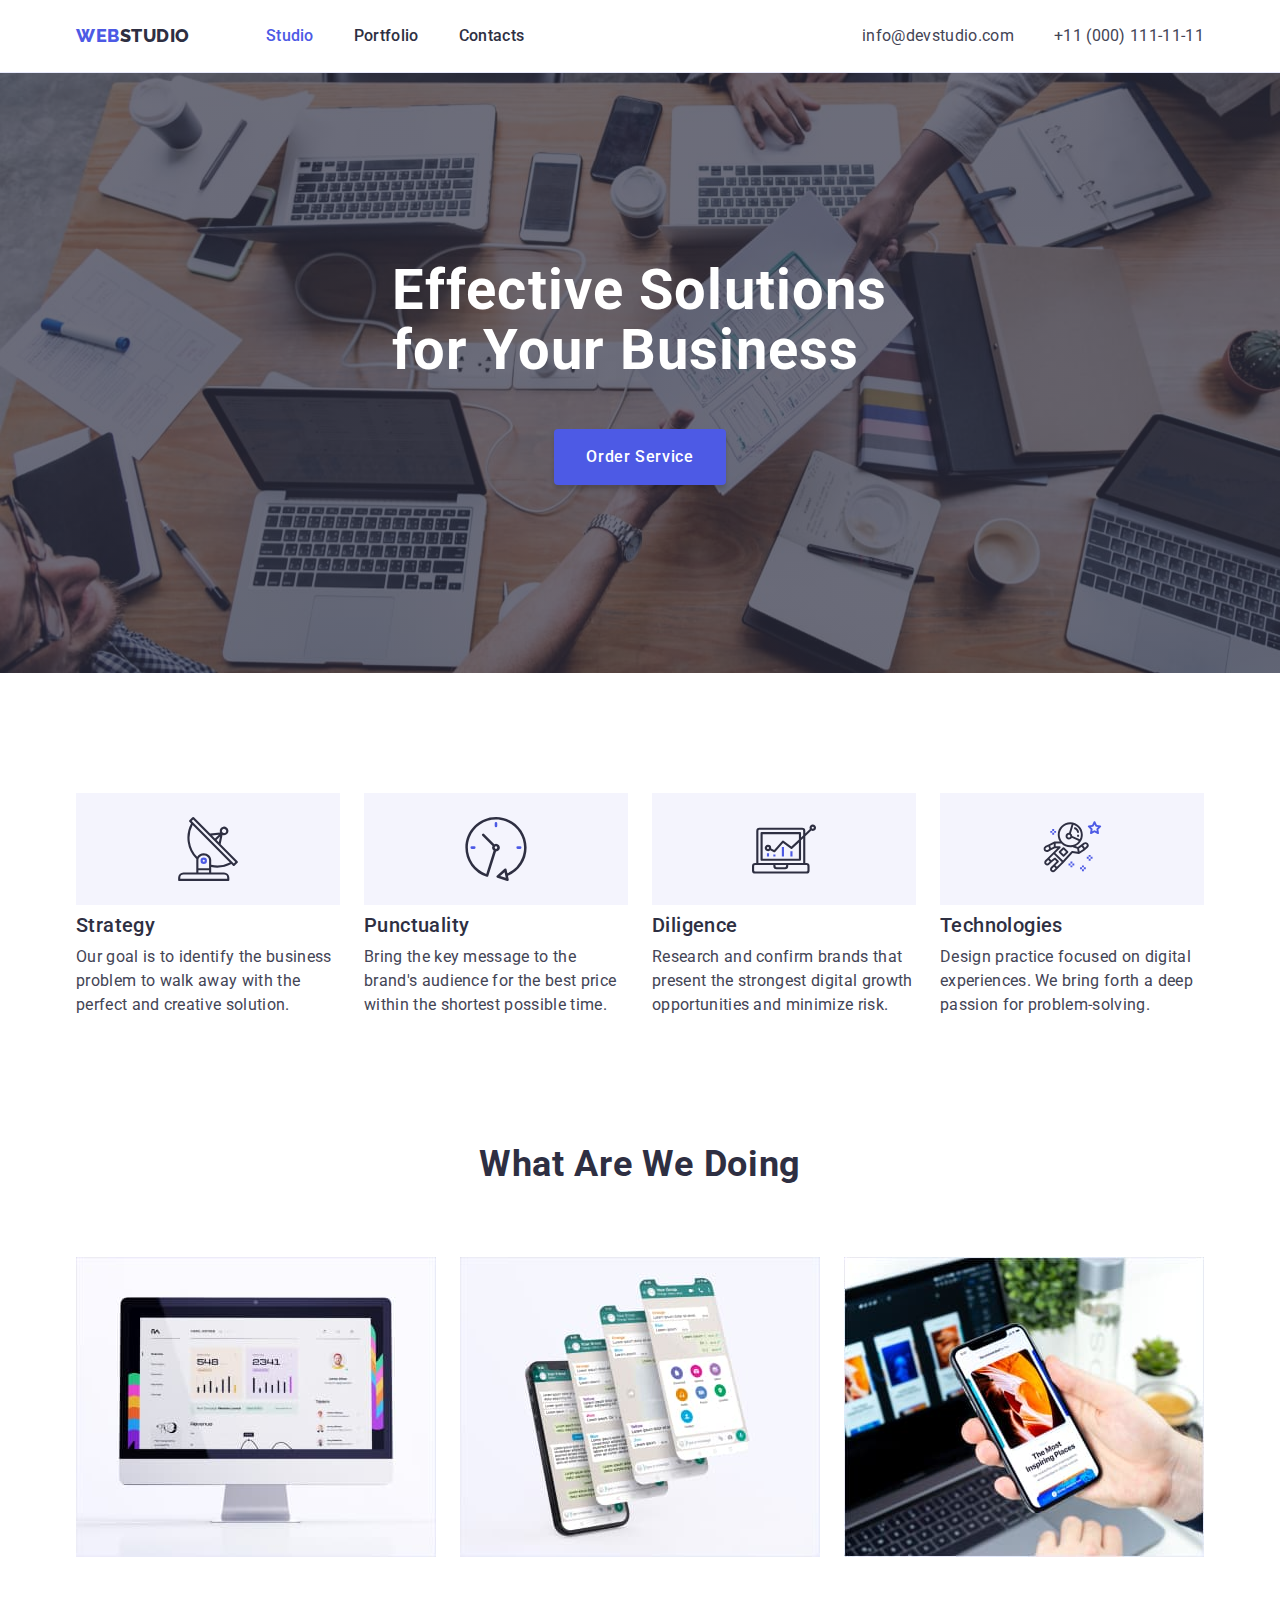
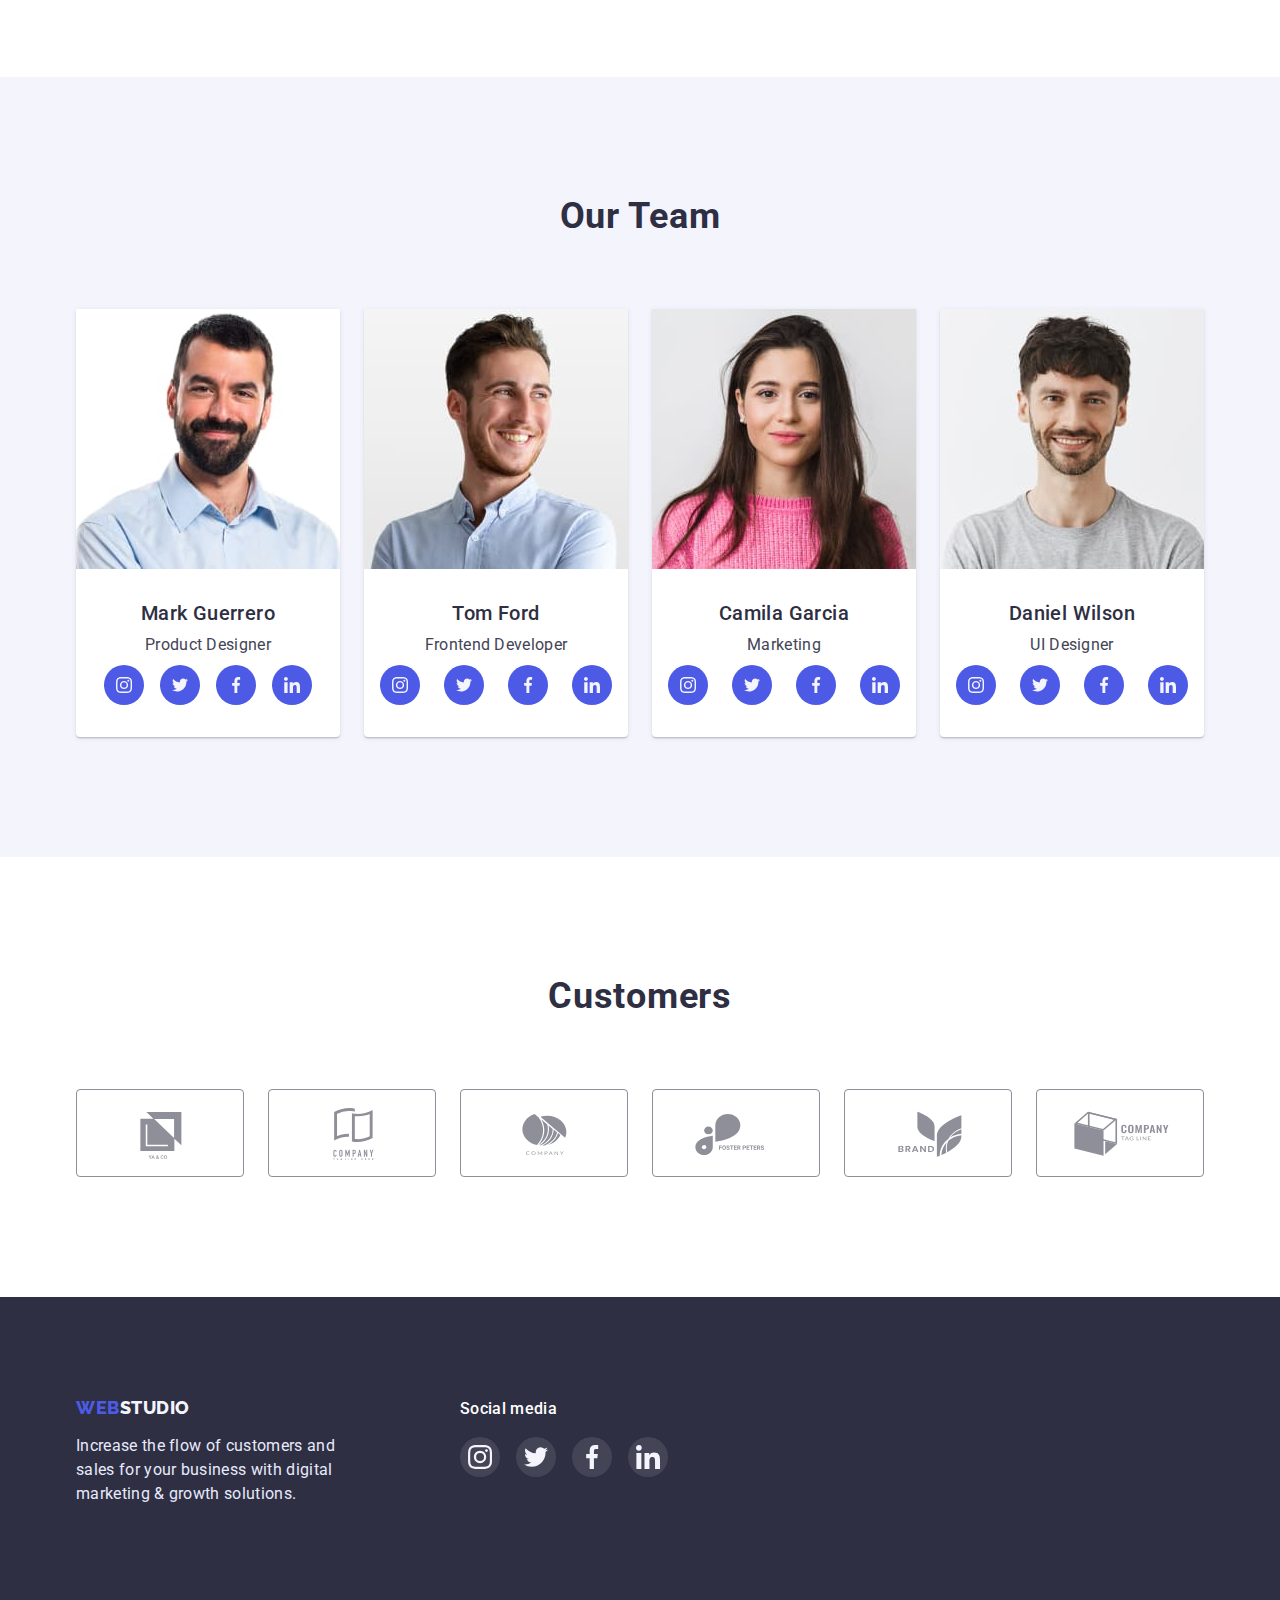
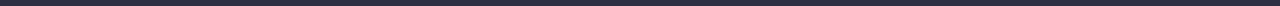
<file: index.html>
<!DOCTYPE html>
<html lang="en">
  <head>
    <meta charset="UTF-8" />
    <meta http-equiv="X-UA-Compatible" content="IE=edge" />
    <meta name="viewport" content="width=device-width, initial-scale=1.0" />

    <title>WebStudio</title>
    <link rel="preconnect" href="https://fonts.googleapis.com" />
    <link rel="preconnect" href="https://fonts.gstatic.com" crossorigin />
    <link
      href="https://fonts.googleapis.com/css2?family=Raleway:wght@800&family=Roboto:wght@400;500;700;900&display=swap"
      rel="stylesheet" />
    <link
      rel="stylesheet"
      href="https://cdnjs.cloudflare.com/ajax/libs/modern-normalize/1.1.0/modern-normalize.min.css" />
    <link rel="stylesheet" href="./css/styles.css" />
  </head>

  <body>
    <header class="page-header">
      <div class="container page-header-container">
        <nav class="page-nav">
          <a class="logo" href="./index.html"
            ><span class="name-web">Web</span
            ><span class="name-studio">Studio</span></a
          >
          <ul class="menu list">
            <li class="menu-item">
              <a class="menu-link link current" href="">Studio</a>
            </li>
            <li class="menu-item">
              <a class="menu-link link" href="./portfolio.html">Portfolio</a>
            </li>
            <li class="menu-item">
              <a class="menu-link link" href="">Contacts</a>
            </li>
          </ul>
        </nav>
        <address>
          <ul class="contact-info list">
            <li class="menu-item">
              <a class="contact-mail link" href="mailto:info@devstudio.com"
                >info@devstudio.com</a
              >
            </li>
            <li class="menu-item">
              <a class="contact-number link" href="tel:+110001111111"
                >+11 (000) 111-11-11</a
              >
            </li>
          </ul>
        </address>
      </div>
    </header>

    <main>
      <!--Hero-->
      <section class="section-hero">
        <div class="container container-hero">
          <h1 class="main-heading">Effective Solutions for Your Business</h1>
          <button class="main-btn" type="button">Order Service</button>
        </div>
      </section>
      <!--Our advantages-->
      <section class="section-advantages">
        <div class="container">
          <h2 class="hidden-heading">Our advantages</h2>

          <ul class="list-advantages list">
            <li class="advantages-item">
              <div class="advantages-logo">
                <svg class="advantages-logo-icon" width="64" height="64">
                  <use href="./images/icons.svg#antenna"></use>
                </svg>
              </div>
              <h3 class="section-subtitle">Strategy</h3>
              <p class="section-text">
                Our goal is to identify the business problem to walk away with
                the perfect and creative solution.
              </p>
            </li>
            <li class="advantages-item">
              <div class="advantages-logo">
                <svg class="advantages-logo-icon" width="64" height="64">
                  <use href="./images/icons.svg#clock"></use>
                </svg>
              </div>
              <h3 class="section-subtitle">Punctuality</h3>
              <p class="section-text">
                Bring the key message to the brand's audience for the best price
                within the shortest possible time.
              </p>
            </li>
            <li class="advantages-item">
              <div class="advantages-logo">
                <svg class="advantages-logo-icon" width="64" height="64">
                  <use href="./images/icons.svg#diagram"></use>
                </svg>
              </div>
              <h3 class="section-subtitle">Diligence</h3>
              <p class="section-text">
                Research and confirm brands that present the strongest digital
                growth opportunities and minimize risk.
              </p>
            </li>
            <li class="advantages-item">
              <div class="advantages-logo">
                <svg class="advantages-logo-icon" width="64" height="64">
                  <use href="./images/icons.svg#astronaut"></use>
                </svg>
              </div>
              <h3 class="section-subtitle">Technologies</h3>
              <p class="section-text">
                Design practice focused on digital experiences. We bring forth a
                deep passion for problem-solving.
              </p>
            </li>
          </ul>
        </div>
      </section>
      <!-- What Are We Doing-->
      <section class="section section-doing">
        <div class="container">
          <h2 class="section-title">What are we doing</h2>
          <ul class="list doing-list">
            <li class="doing-item">
              <img
                src="./images/do-1.jpg"
                alt="monitor"
                width="360"
                height="300" />
            </li>
            <li class="doing-item">
              <img
                src="./images/do-2.jpg"
                alt="cellphone"
                width="360"
                height="300" />
            </li>
            <li class="doing-item">
              <img
                src="./images/do-3.jpg"
                alt="cellphone and laptop"
                width="360"
                height="300" />
            </li>
          </ul>
        </div>
      </section>
      <!-- Our Team-->
      <section class="section section-team">
        <div class="container">
          <h2 class="section-title">Our Team</h2>
          <ul class="list team-list">
            <li class="team-item">
              <img
                src="./images/mark-guerrero.jpg"
                alt="Product Designer"
                width="264"
                height="260" />
              <div class="card-description">
                <h3 class="section-subtitle">Mark Guerrero</h3>
                <p class="section-text">Product Designer</p>
                <ul class="social-list list">
                  <li class="social-list-item">
                    <a href="" class="social-list-link">
                      <svg class="social-list-icon" width="16" height="16">
                        <use href="./images/icons.svg#instagram"></use>
                      </svg>
                    </a>
                  </li>
                  <li class="social-list-item">
                    <a href="" class="social-list-link">
                      <svg class="social-list-icon" width="16" height="16">
                        <use href="./images/icons.svg#twitter"></use>
                      </svg>
                    </a>
                  </li>
                  <li class="social-list-item">
                    <a href="" class="social-list-link">
                      <svg class="social-list-icon" width="16" height="16">
                        <use href="./images/icons.svg#facebook"></use>
                      </svg>
                    </a>
                  </li>
                  <li class="social-list-item">
                    <a href="" class="social-list-link">
                      <svg class="social-list-icon" width="16" height="16">
                        <use href="./images/icons.svg#linkedin"></use>
                      </svg>
                    </a>
                  </li>
                </ul>
              </div>
            </li>
            <li class="team-item">
              <img
                src="./images/tom-ford.jpg"
                alt="Frontend Developer"
                width="264"
                height="260" />
              <div class="card-description">
                <h3 class="section-subtitle">Tom Ford</h3>
                <p class="section-text">Frontend Developer</p>
                <ul class="social-list">
                  <li class="social-list-item">
                    <a href="" class="social-list-link">
                      <svg class="social-list-icon" width="16" height="16">
                        <use href="./images/icons.svg#instagram"></use>
                      </svg>
                    </a>
                  </li>
                  <li class="social-list-item">
                    <a href="" class="social-list-link">
                      <svg class="social-list-icon" width="16" height="16">
                        <use href="./images/icons.svg#twitter"></use>
                      </svg>
                    </a>
                  </li>
                  <li class="social-list-item">
                    <a href="" class="social-list-link">
                      <svg class="social-list-icon" width="16" height="16">
                        <use href="./images/icons.svg#facebook"></use>
                      </svg>
                    </a>
                  </li>
                  <li class="social-list-item">
                    <a href="" class="social-list-link">
                      <svg class="social-list-icon" width="16" height="16">
                        <use href="./images/icons.svg#linkedin"></use>
                      </svg>
                    </a>
                  </li>
                </ul>
              </div>
            </li>
            <li class="team-item">
              <img
                src="./images/camila-garcia.jpg"
                alt="Marketing Specialist"
                width="264"
                height="260" />
              <div class="card-description">
                <h3 class="section-subtitle">Camila Garcia</h3>
                <p class="section-text">Marketing</p>
                <ul class="social-list">
                  <li class="social-list-item">
                    <a href="" class="social-list-link">
                      <svg class="social-list-icon" width="16" height="16">
                        <use href="./images/icons.svg#instagram"></use>
                      </svg>
                    </a>
                  </li>
                  <li class="social-list-item">
                    <a href="" class="social-list-link">
                      <svg class="social-list-icon" width="16" height="16">
                        <use href="./images/icons.svg#twitter"></use>
                      </svg>
                    </a>
                  </li>
                  <li class="social-list-item">
                    <a href="" class="social-list-link">
                      <svg class="social-list-icon" width="16" height="16">
                        <use href="./images/icons.svg#facebook"></use>
                      </svg>
                    </a>
                  </li>
                  <li class="social-list-item">
                    <a href="" class="social-list-link">
                      <svg class="social-list-icon" width="16" height="16">
                        <use href="./images/icons.svg#linkedin"></use>
                      </svg>
                    </a>
                  </li>
                </ul>
              </div>
            </li>
            <li class="team-item">
              <img
                src="./images/daniel-wilson.jpg"
                alt="UI Designer"
                width="264"
                height="260" />
              <div class="card-description">
                <h3 class="section-subtitle">Daniel Wilson</h3>
                <p class="section-text">UI Designer</p>
                <ul class="social-list">
                  <li class="social-list-item">
                    <a href="" class="social-list-link">
                      <svg class="social-list-icon" width="16" height="16">
                        <use href="./images/icons.svg#instagram"></use>
                      </svg>
                    </a>
                  </li>
                  <li class="social-list-item">
                    <a href="" class="social-list-link">
                      <svg class="social-list-icon" width="16" height="16">
                        <use href="./images/icons.svg#twitter"></use>
                      </svg>
                    </a>
                  </li>
                  <li class="social-list-item">
                    <a href="" class="social-list-link">
                      <svg class="social-list-icon" width="16" height="16">
                        <use href="./images/icons.svg#facebook"></use>
                      </svg>
                    </a>
                  </li>
                  <li class="social-list-item">
                    <a href="" class="social-list-link">
                      <svg class="social-list-icon" width="16" height="16">
                        <use href="./images/icons.svg#linkedin"></use>
                      </svg>
                    </a>
                  </li>
                </ul>
              </div>
            </li>
          </ul>
        </div>
      </section>

      <!-- Customers -->
      <section class="section section-customers">
        <div class="container">
          <h2 class="section-title customers-title">Customers</h2>
          <ul class="customers-list">
            <li class="customers-item">
              <a href="" class="customers-link">
                <svg class="customers-icon" width="104" height="56">
                  <use href="./images/icons.svg#logo-1"></use>
                </svg>
              </a>
            </li>
            <li class="customers-item">
              <a href="" class="customers-link">
                <svg class="customers-icon" width="104" height="56">
                  <use href="./images/icons.svg#logo-2"></use>
                </svg>
              </a>
            </li>
            <li class="customers-item">
              <a href="" class="customers-link">
                <svg class="customers-icon" width="104" height="56">
                  <use href="./images/icons.svg#logo-3"></use>
                </svg>
              </a>
            </li>
            <li class="customers-item">
              <a href="" class="customers-link">
                <svg class="customers-icon" width="104" height="56">
                  <use href="./images/icons.svg#logo-4"></use>
                </svg>
              </a>
            </li>
            <li class="customers-item">
              <a href="" class="customers-link">
                <svg class="customers-icon" width="104" height="56">
                  <use href="./images/icons.svg#logo-5"></use>
                </svg>
              </a>
            </li>
            <li class="customers-item">
              <a href="" class="customers-link">
                <svg class="customers-icon" width="104" height="56">
                  <use href="./images/icons.svg#logo-6"></use>
                </svg>
              </a>
            </li>
          </ul>
        </div>
      </section>
    </main>
    <!-- Footer -->
    <footer class="footer">
      <div class="container footer-general">
        <div>
          <a class="link name-footer" href="./index.html"
            ><span class="name-web-footer">Web</span
            ><span class="name-studio-footer">Studio</span></a
          >
          <p class="text-footer">
            Increase the flow of customers and sales for your business with
            digital marketing & growth solutions.
          </p>
        </div>

        <div class="social-media-footer">
          <p class="social-media">Social media</p>
          <ul class="social-list list">
            <li class="social-list-item">
              <a href="" class="footer-list-link">
                <svg class="footer-icon" width="24" height="24">
                  <use href="./images/icons.svg#instagram-2"></use>
                </svg>
              </a>
            </li>
            <li class="social-list-item">
              <a href="" class="footer-list-link">
                <svg class="footer-icon" width="24" height="24">
                  <use href="./images/icons.svg#twitter-2"></use>
                </svg>
              </a>
            </li>
            <li class="social-list-item">
              <a href="" class="footer-list-link">
                <svg class="footer-icon" width="24" height="24">
                  <use href="./images/icons.svg#facebook-2"></use>
                </svg>
              </a>
            </li>
            <li class="social-list-item">
              <a href="" class="footer-list-link">
                <svg class="footer-icon" width="24" height="24">
                  <use href="./images/icons.svg#linkedin-2"></use>
                </svg>
              </a>
            </li>
          </ul>
        </div>
      </div>
    </footer>
  </body>
</html>
</file>
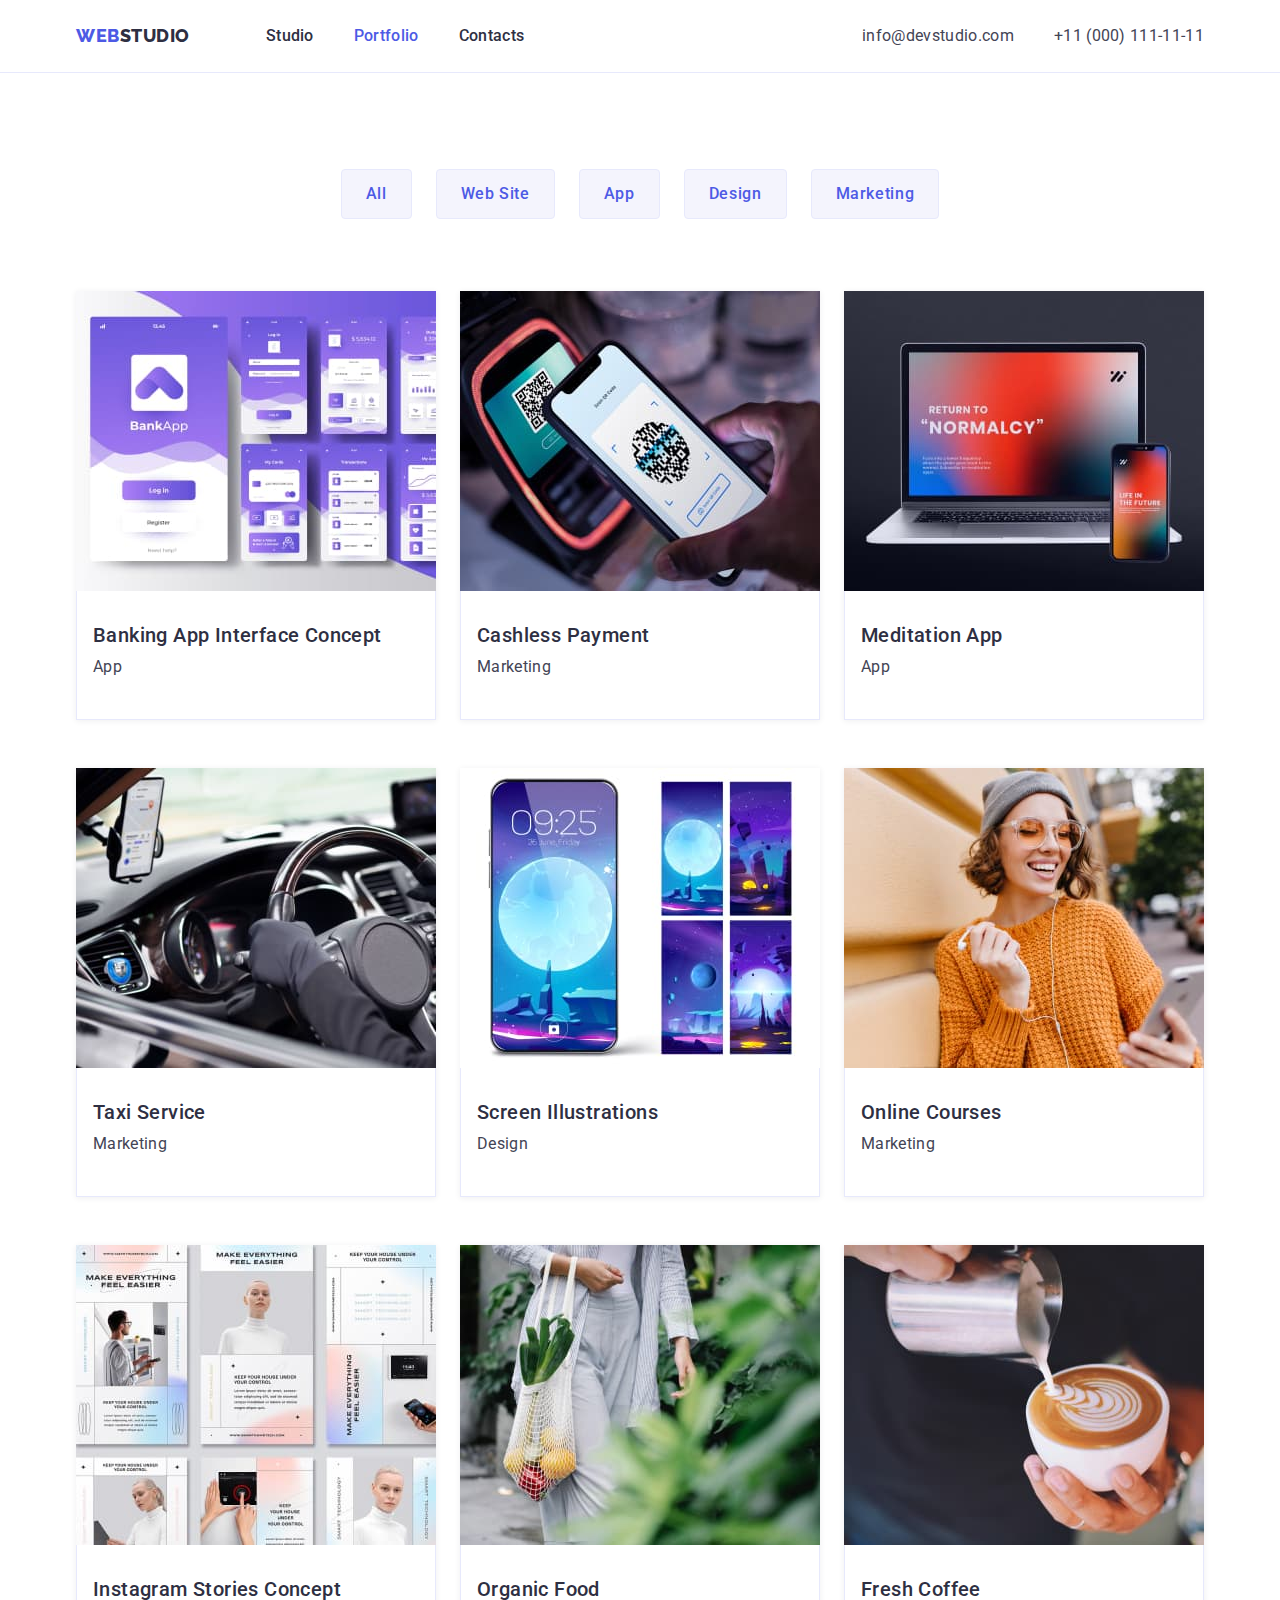
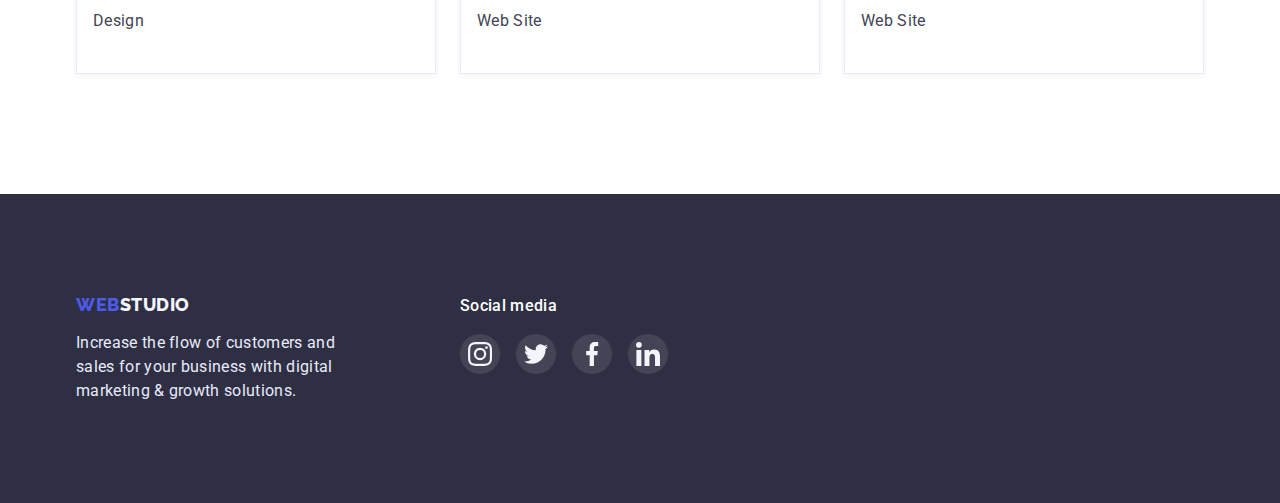
<file: portfolio.html>
<!DOCTYPE html>
<html lang="en">
  <head>
    <meta charset="UTF-8" />
    <meta http-equiv="X-UA-Compatible" content="IE=edge" />
    <meta name="viewport" content="width=device-width, initial-scale=1.0" />
    <title>Portfolio</title>
    <link rel="preconnect" href="https://fonts.googleapis.com" />
    <link rel="preconnect" href="https://fonts.gstatic.com" crossorigin />
    <link
      href="https://fonts.googleapis.com/css2?family=Raleway:wght@800&family=Roboto:wght@400;500;700;900&display=swap"
      rel="stylesheet" />
    <link
      rel="stylesheet"
      href="https://cdnjs.cloudflare.com/ajax/libs/modern-normalize/1.1.0/modern-normalize.min.css" />
    <link rel="stylesheet" href="./css/styles.css" />
  </head>

  <body>
    <!-- Header -->
    <header class="section-header page-header">
      <div class="container page-header-container">
        <nav class="page-nav">
          <a class="logo" href="./index.html"
            ><span class="name-web">Web</span
            ><span class="name-studio">Studio</span></a
          >
          <ul class="menu list">
            <li class="menu-item">
              <a class="menu-link link" href="./index.html">Studio</a>
            </li>
            <li class="menu-item">
              <a class="menu-link link current" href="">Portfolio</a>
            </li>
            <li class="menu-item">
              <a class="menu-link link" href="">Contacts</a>
            </li>
          </ul>
        </nav>
        <address>
          <ul class="contact-info list">
            <li class="menu-item">
              <a class="contact-mail link" href="mailto:info@devstudio.com"
                >info@devstudio.com</a
              >
            </li>
            <li class="menu-item">
              <a class="contact-number link" href="tel:+110001111111"
                >+11 (000) 111-11-11</a
              >
            </li>
          </ul>
        </address>
      </div>
    </header>
    <!-- Main section -->
    <main>
      <section class="portfolio-section">
        <div class="container">
          <h1 class="hidden-heading">Portfolio</h1>
          <ul class="list filter-buttons">
            <li class="filter-item">
              <button class="filter-btn" type="button">All</button>
            </li>
            <li class="filter-item">
              <button class="filter-btn" type="button">Web Site</button>
            </li>
            <li class="filter-item">
              <button class="filter-btn" type="button">App</button>
            </li>
            <li class="filter-item">
              <button class="filter-btn" type="button">Design</button>
            </li>
            <li class="filter-item">
              <button class="filter-btn" type="button">Marketing</button>
            </li>
          </ul>

          <h2 class="hidden-heading">Portfolio-items</h2>

          <ul class="list portfolio-items">
            <li class="portfolio-list">
              <a class="portfolio-item link" href="./portfolio.html"
                ><img
                  src="./images/banking-app.jpg"
                  alt="banking app interface"
                  width="360"
                  height="300" />
                <div class="card-description-portfolio">
                  <h3 class="section-subtitle">
                    Banking App Interface Concept
                  </h3>
                  <p class="section-text">App</p>
                </div>
              </a>
            </li>
            <li class="portfolio-list">
              <a class="portfolio-item link" href="./portfolio.html"
                ><img
                  src="./images/cashless-payment.jpg"
                  alt="cashless payment"
                  width="360"
                  height="300" />
                <div class="card-description-portfolio">
                  <h3 class="section-subtitle">Cashless Payment</h3>
                  <p class="section-text">Marketing</p>
                </div>
              </a>
            </li>
            <li class="portfolio-list">
              <a class="portfolio-item link" href="./portfolio.html"
                ><img
                  src="./images/meditation-app.jpg"
                  alt="meditation app"
                  width="360"
                  height="300" />
                <div class="card-description-portfolio">
                  <h3 class="section-subtitle">Meditation App</h3>
                  <p class="section-text">App</p>
                </div>
              </a>
            </li>
            <li class="portfolio-list">
              <a class="portfolio-item link" href="./portfolio.html"
                ><img
                  src="./images/taxi-service.jpg"
                  alt="taxi service"
                  width="360"
                  height="300" />
                <div class="card-description-portfolio">
                  <h3 class="section-subtitle">Taxi Service</h3>
                  <p class="section-text">Marketing</p>
                </div>
              </a>
            </li>
            <li class="portfolio-list">
              <a class="portfolio-item link" href="./portfolio.html"
                ><img
                  src="./images/screen-illustrations.jpg"
                  alt="screen illustrations"
                  width="360"
                  height="300" />
                <div class="card-description-portfolio">
                  <h3 class="section-subtitle">Screen Illustrations</h3>
                  <p class="section-text">Design</p>
                </div>
              </a>
            </li>
            <li class="portfolio-list">
              <a class="portfolio-item link" href="./portfolio.html"
                ><img
                  src="./images/online-courses.jpg"
                  alt="online courses"
                  width="360"
                  height="300" />
                <div class="card-description-portfolio">
                  <h3 class="section-subtitle">Online Courses</h3>
                  <p class="section-text">Marketing</p>
                </div>
              </a>
            </li>
            <li class="portfolio-list">
              <a class="portfolio-item link" href="./portfolio.html"
                ><img
                  src="./images/instagram-stories.jpg"
                  alt="instagram stories"
                  width="360"
                  height="300" />
                <div class="card-description-portfolio">
                  <h3 class="section-subtitle">Instagram Stories Concept</h3>
                  <p class="section-text">Design</p>
                </div>
              </a>
            </li>
            <li class="portfolio-list">
              <a class="portfolio-item link" href="./portfolio.html"
                ><img
                  src="./images/organic-food.jpg"
                  alt="organic food"
                  width="360"
                  height="300" />
                <div class="card-description-portfolio">
                  <h3 class="section-subtitle">Organic Food</h3>
                  <p class="section-text">Web Site</p>
                </div>
              </a>
            </li>
            <li class="portfolio-list">
              <a class="portfolio-item link" href="./portfolio.html"
                ><img
                  src="./images/fresh-coffee.jpg"
                  alt="a cup of coffe"
                  width="360"
                  height="300" />
                <div class="card-description-portfolio">
                  <h3 class="section-subtitle">Fresh Coffee</h3>
                  <p class="section-text">Web Site</p>
                </div>
              </a>
            </li>
          </ul>
        </div>
      </section>
    </main>

    <!-- Footer -->

    <footer class="footer">
      <div class="container footer-general">
        <div>
          <a class="link name-footer" href="./index.html"
            ><span class="name-web-footer">Web</span
            ><span class="name-studio-footer">Studio</span></a
          >
          <p class="text-footer">
            Increase the flow of customers and sales for your business with
            digital marketing & growth solutions.
          </p>
        </div>

        <div class="social-media-footer">
          <p class="social-media">Social media</p>
          <ul class="social-list list">
            <li class="social-list-item">
              <a href="" class="footer-list-link">
                <svg class="footer-icon" width="24" height="24">
                  <use href="./images/icons.svg#instagram-2"></use>
                </svg>
              </a>
            </li>
            <li class="social-list-item">
              <a href="" class="footer-list-link">
                <svg class="footer-icon" width="24" height="24">
                  <use href="./images/icons.svg#twitter-2"></use>
                </svg>
              </a>
            </li>
            <li class="social-list-item">
              <a href="" class="footer-list-link">
                <svg class="footer-icon" width="24" height="24">
                  <use href="./images/icons.svg#facebook-2"></use>
                </svg>
              </a>
            </li>
            <li class="social-list-item">
              <a href="" class="footer-list-link">
                <svg class="footer-icon" width="24" height="24">
                  <use href="./images/icons.svg#linkedin-2"></use>
                </svg>
              </a>
            </li>
          </ul>
        </div>
      </div>
    </footer>
  </body>
</html>
</file>
<file: css/styles.css>
:root {
  --primary-brand-color: #4d5ae5;
  --pressed-state-color: #404bbf;
  --headings-herobackground-color: #2e2f42;
  --body-text-color: #434455;
  --background-color: #ffffff;
  --light-background-color: #f4f4fd;
  --accent-color: #e7e9fc;
}

/* ================MAIN PAGE================ */
body {
  font-family: "Roboto", sans-serif;
  color: var(--headings-herobackground-color);
  background-color: var(--background-color);
}

h1,
h2,
h3,
h4,
h5,
h6,
p {
  margin: 0;
}

ul,
ol {
  list-style: none;
  padding-left: 0;
  margin: 0;
}

a {
  text-decoration: none;
}

img {
  display: block;
  max-width: 100%;
  height: auto;
}

button {
  display: block;
  border: none;
  border-radius: 4px;
  cursor: pointer;
}

.section {
  padding-top: 120px;
  padding-bottom: 120px;
}

.container {
  width: 100%;
  max-width: 1158px;
  padding: 0 15px;
  margin: 0 auto;
  align-items: center;
}

/* ================HEADER================ */
.page-header {
  border-bottom: 1px solid var(--accent-color);
  display: flex;
}

.page-header-container {
  display: flex;
}

.page-nav {
  display: flex;
  align-items: center;
}

.page-nav .list {
  margin-left: 76px;
}

.name-web {
  font-family: "Raleway", sans-serif;
  font-weight: 800;
  font-size: 18px;
  line-height: 1.33;

  /* display: flex;
  align-items: center; */
  letter-spacing: 0.03em;
  text-transform: uppercase;
  text-decoration: none;

  color: var(--primary-brand-color);
}

.logo {
  text-decoration: none;
}

.name-studio {
  font-family: "Raleway", sans-serif;
  font-weight: 800;
  font-size: 18px;
  line-height: 1.33;

  /* display: flex;
  align-items: center; */
  letter-spacing: 0.03em;
  text-transform: uppercase;

  color: var(--headings-herobackground-color);
}

.menu {
  display: flex;
}

.menu .menu-item + .menu-item {
  margin-left: 40px;
}

/* .menu-item {
  outline: 1px solid black;
  background-color: tomato;
} */

.menu-link.current {
  color: var(--primary-brand-color);
}
.menu-link {
  display: block;
  padding-top: 24px;
  padding-bottom: 24px;
  font-family: "Roboto", sans-serif;
  font-weight: 500;
  font-size: 16px;
  line-height: 1.5;
  letter-spacing: 0.02em;

  color: var(--headings-herobackground-color);
}

.menu-link:hover,
.menu-link:focus,
.menu-link:active,
.contact-mail:hover,
.contact-mail:focus,
.contact-mail:active,
.contact-number:hover,
.contact-number:focus,
.contact-number:active {
  color: var(--pressed-state-color);
}

.contact-info {
  display: flex;
}

address {
  margin-left: auto;
  font-style: normal;
}

.contact-info .menu-item + .menu-item {
  margin-left: 40px;
}

.contact-mail,
.contact-number {
  font-size: 16px;
  line-height: 1.5;
  letter-spacing: 0.02em;

  color: var(--body-text-color);
}

/* ================SECTION HERO================ */

.section-hero {
  margin: 0 auto;
  padding: 188px 0;
  background-image: linear-gradient(
      rgba(46, 47, 66, 0.7),
      rgba(46, 47, 66, 0.7)
    ),
    url(../images/people-office.jpg);
  background-size: cover;
  background-repeat: no-repeat;
  max-width: 1440px;
  max-height: 600px;

  background-color: var(--headings-herobackground-color);
}

.main-btn {
  display: block;
  min-width: 169px;
  font-weight: 500;
  font-size: 16px;
  line-height: 1.5;
  letter-spacing: 0.04em;
  color: var(--background-color);
  background-color: var(--primary-brand-color);
  box-shadow: 0px 4px 4px rgba(0, 0, 0, 0.15);
  border: none;
  margin: 0 auto;
  padding: 16px 32px;
}

.main-btn:hover,
.main-btn:focus {
  background-color: var(--pressed-state-color);
}

.main-heading {
  width: 496px;
  margin: 0 auto;
  margin-bottom: 48px;
  font-weight: 700;
  font-size: 56px;
  line-height: 1.07;
  letter-spacing: 0.02em;

  color: var(--background-color);
}

/* ================SECTION ADVANTAGES================ */

.section-advantages {
  padding: 120px 0;
}

.hidden-heading {
  position: absolute;
  width: 1px;
  height: 1px;
  margin: -1px;
  border: 0;
  padding: 0;

  white-space: nowrap;
  clip-path: inset(100%);
  clip: rect(0 0 0 0);
  overflow: hidden;
}

.advantages-logo {
  display: flex;
  justify-content: center;
  align-items: center;
  width: 264px;
  height: 112px;
  margin-bottom: 8px;
  background-color: var(--light-background-color);
}

.list-advantages {
  display: flex;
}

.list-advantages .advantages-item + .advantages-item {
  margin-left: 24px;
}

.advantages-item .section-text {
  text-align: left;
}

.section-subtitle {
  margin-bottom: 8px;
  font-weight: 500;
  font-size: 20px;
  line-height: 1.2;
  letter-spacing: 0.02em;
  color: var(--headings-herobackground-color);
}

.section-text {
  margin-top: 0;
  margin-bottom: 8px;
  font-style: normal;
  font-size: 16px;
  line-height: 1.5;
  letter-spacing: 0.02em;

  color: var(--body-text-color);
}

.section-title {
  margin-bottom: 72px;
  font-weight: 700;
  font-size: 36px;
  line-height: 1.11;

  text-align: center;
  letter-spacing: 0.02em;
  text-transform: capitalize;

  color: var(--headings-herobackground-color);
}

/* ================SECTION WHAT ARE WE DOING================ */

.section-doing {
  padding-top: 0;
}

.doing-list {
  display: flex;
  gap: 24px;
}

/* ================SECTION TEAM================ */

.section-team {
  background-color: var(--light-background-color);
}

.card-description {
  text-align: center;
  padding-top: 32px;
  padding-bottom: 32px;
}

.team-list {
  display: flex;
}

.team-list .team-item {
  background-color: var(--background-color);
  box-shadow: 0px 1px 6px rgba(46, 47, 66, 0.08),
    0px 1px 1px rgba(46, 47, 66, 0.16), 0px 2px 1px rgba(46, 47, 66, 0.08);
  border-radius: 0px 0px 4px 4px;
}

.team-list .team-item + .team-item {
  margin-left: 24px;
}

.social-list {
  display: flex;
  justify-content: center;
  gap: 24px;
}
.social-list-link {
  display: flex;
  justify-content: center;
  align-items: center;
  width: 40px;
  height: 40px;
  border-radius: 50%;
  background-color: var(--primary-brand-color);
}

.social-list-link:hover,
.social-list-link:focus {
  background-color: var(--pressed-state-color);
}

/* ================CUSTOMERS================ */

.customers-list {
  display: flex;
  margin: 0 auto;
  justify-content: center;
  align-items: center;
  gap: 24px;
}

.customers-link {
  display: flex;
  justify-content: center;
  align-items: center;
  width: 168px;
  height: 88px;

  color: #8e8f99;
  border: 1px solid currentColor;
  border-radius: 4px;
}

.customers-link:hover,
.customers-link:focus {
  color: var(--pressed-state-color);
}

.customers-icon {
  fill: currentColor;
}

/* .customers-icon:hover,
.customers-icon:focus {
  fill: var(--pressed-state-color);
} */

/* ================FOOTER================ */

.footer {
  background-color: var(--headings-herobackground-color);
  padding-top: 100px;
  padding-bottom: 100px;
}

.footer-general {
  display: flex;
  align-items: flex-start;
}

.name-studio-footer {
  color: var(--light-background-color);
}

.name-footer {
  display: inline-block;
  margin-bottom: 16px;
  font-family: "Raleway", sans-serif;
  font-weight: 800;
  font-size: 18px;
  line-height: 1.17;
  letter-spacing: 0.03em;
  text-transform: uppercase;
  color: var(--primary-brand-color);
}

.text-footer {
  max-width: 100%;
  width: 264px;
  margin-top: 0;
  margin-bottom: 0;
  font-size: 16px;
  line-height: 1.5;
  letter-spacing: 0.02em;
  color: var(--accent-color);
}

.flex-footer {
  display: flex;
}

.footer-list-link {
  display: flex;
  justify-content: center;
  align-items: center;
  width: 40px;
  height: 40px;
  border-radius: 50%;
  background-color: rgba(255, 255, 255, 0.1);
}

.footer-list-link:hover,
.footer-list-link:focus {
  background-color: #31d0aa;
}

.social-media-footer {
  margin-left: 120px;
}

.social-media {
  display: block;
  font-family: "Roboto", sans-serif;
  font-weight: 500;
  font-size: 16px;
  line-height: 1.5;
  letter-spacing: 0.02em;
  margin-bottom: 16px;
  color: var(--background-color);
}

.social-list-footer {
  display: flex;
}

.social-list.list {
  gap: 16px;
}

/*================portfolio.html================ */
.filter-buttons {
  display: flex;
  justify-content: center;
  margin-bottom: 72px;
}

.filter-item + .filter-item {
  margin-left: 24px;
}

.filter-btn {
  padding: 12px 24px;
  font-family: "Roboto", sans-serif;
  font-weight: 500;
  font-size: 16px;
  line-height: 1.5;
  letter-spacing: 0.04em;
  color: var(--primary-brand-color);
  background-color: var(--light-background-color);
  border: 1px solid var(--accent-color);
}

.filter-btn:hover,
.filter-btn:focus {
  color: var(--background-color);
  background-color: var(--pressed-state-color);
  box-shadow: 0px 3px 1px rgba(0, 0, 0, 0.1), 0px 2px 1px rgba(0, 0, 0, 0.08),
    0px 2px 2px rgba(0, 0, 0, 0.12);
}

.portfolio-section {
  padding-top: 96px;
  padding-bottom: 120px;
}
.card-description-portfolio {
  padding-top: 32px;
  padding-bottom: 32px;
  padding-left: 16px;
  border: 1px solid var(--accent-color);
  border-top: 0;
}

.portfolio-items {
  display: flex;
  flex-wrap: wrap;
}

.portfolio-list {
  width: 360px;
  margin-right: 24px;
  margin-bottom: 48px;
}

.portfolio-item {
  display: block;
  box-shadow: 0px 1px 6px rgba(46, 47, 66, 0.08);
}

.portfolio-item:hover,
.portfolio-item:focus {
  box-shadow: 0px 1px 6px rgba(46, 47, 66, 0.08),
    0px 1px 1px rgba(46, 47, 66, 0.16), 0px 2px 1px rgba(46, 47, 66, 0.08);
}

.portfolio-list:nth-child(3n) {
  margin-right: 0;
}

.portfolio-list:nth-last-child(-n + 3) {
  margin-bottom: 0;
}
</file>
